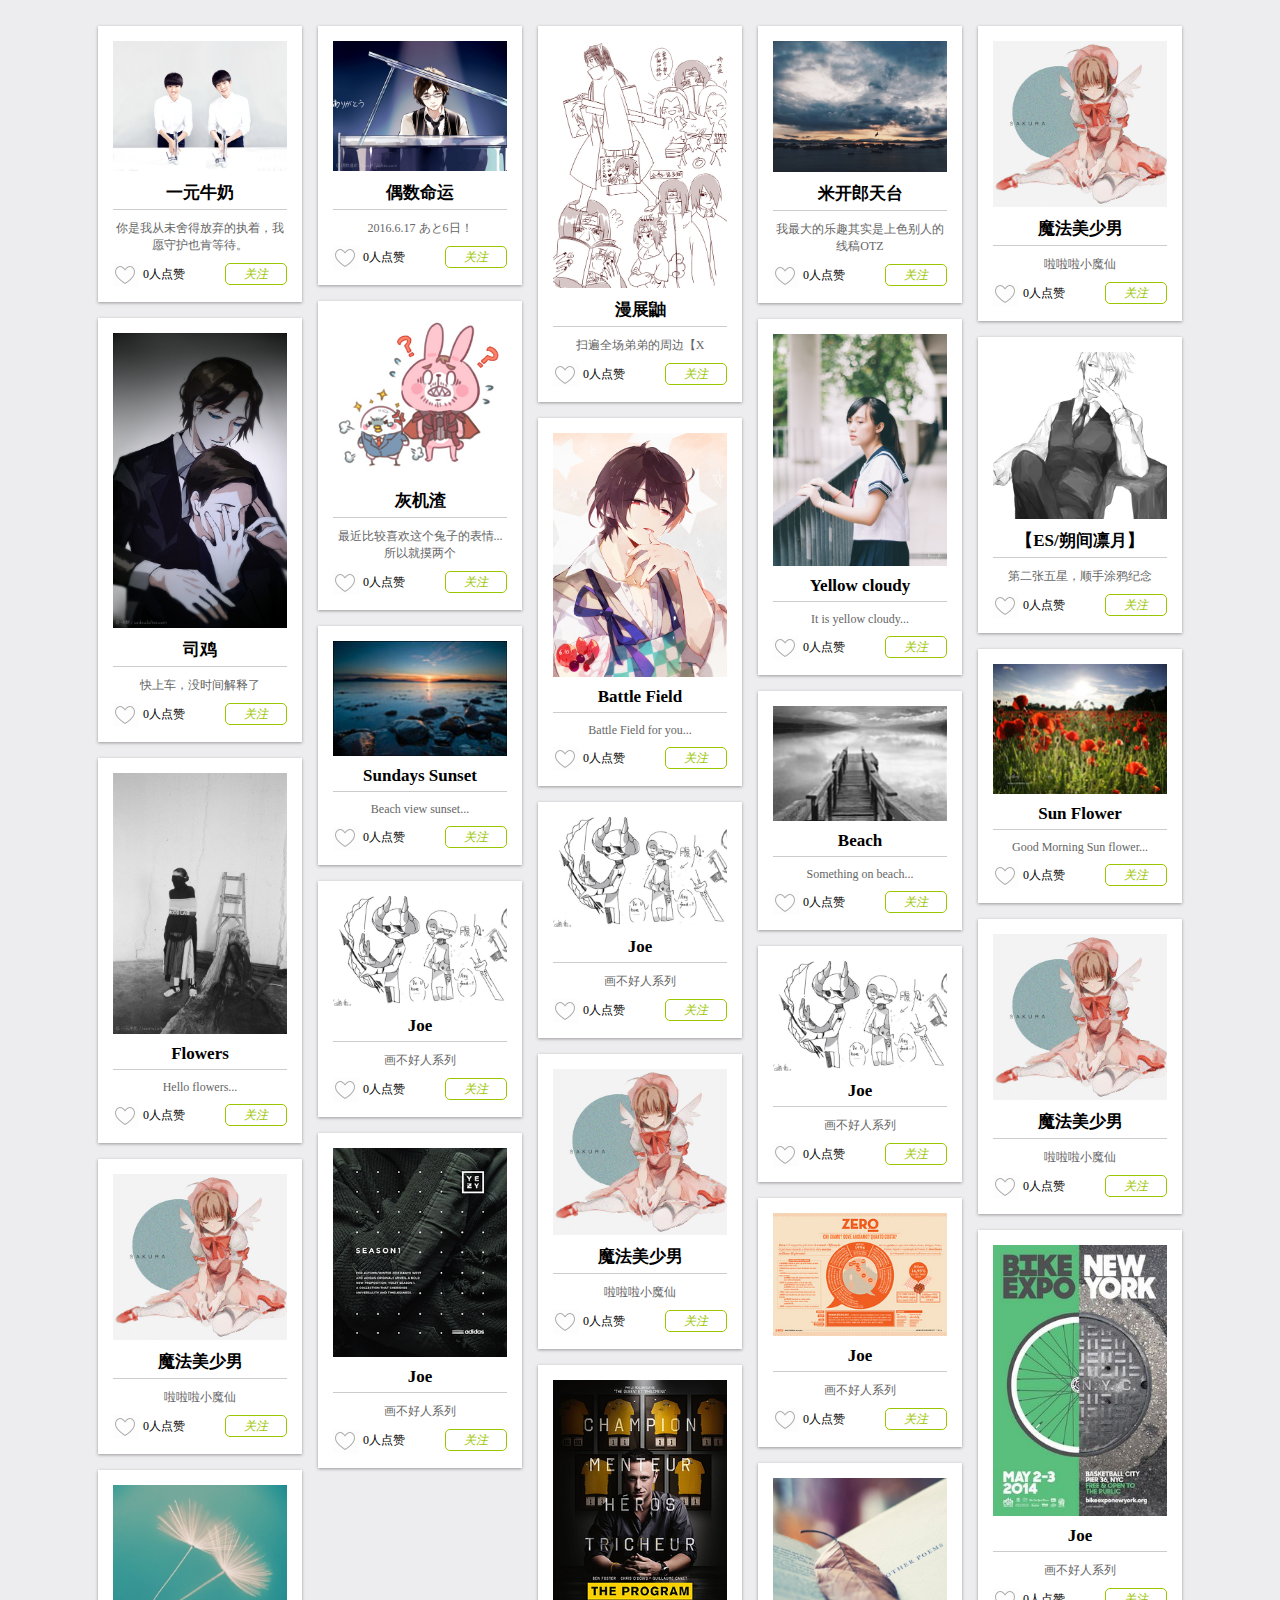
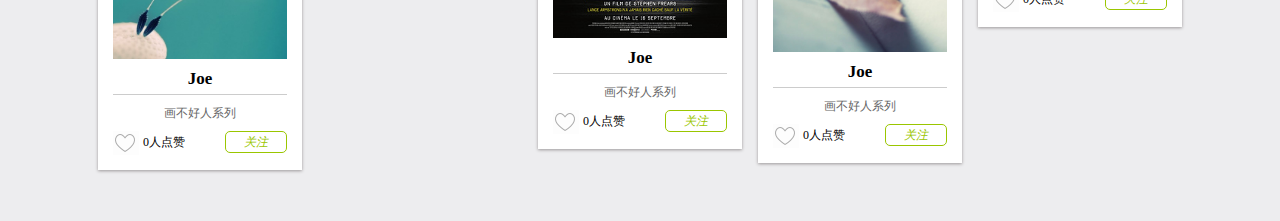
<file: waterfall/index.html>
<!DOCTYPE html>
<html>
<head>
    <meta charset="UTF-8">
    <title>ZHIDAO(知道)</title>
    <link rel='stylesheet' href='./css/viewimg.css' media='screen' />
    <link rel='stylesheet' href='css/base.css' media='screen' />
    <script src="js/jquery-1.11.1.js"></script>
    <script src="js/blocksit.min.js"></script>
    <script src="js/viewImg.js"></script>
</head>
<body>

<section id="wrapper">
    <div id="container">
        <div class="grid">
            <div class="imgholder"> <img src="img/img1.jpg" /> </div>
            <strong>一元牛奶</strong>
            <p>你是我从未舍得放弃的执着，我愿守护也肯等待。</p>
            <a class="like" href="###"><img src="img/like.PNG" alt=""/></a>
            <div class="good"><span>0</span>人点赞<p></p></div>
            <div class="meta">关注</div>
        </div>
        <div class="grid">
            <div class="imgholder"> <img src="img/img2.jpg" /> </div>
            <strong>偶数命运</strong>
            <p>2016.6.17 あと6日！ </p>
            <a class="like" href="###"><img src="img/like.PNG" alt=""/></a>
            <div class="good"><span>0</span>人点赞<p></p></div>
            <div class="meta">关注</div>
        </div>
        <div class="grid">
            <div class="imgholder"> <img src="img/img3.jpg" /> </div>
            <strong>漫展鼬</strong>
            <p>扫遍全场弟弟的周边【X</p>
            <a class="like" href="###"><img src="img/like.PNG" alt=""/></a>
            <div class="good"><span>0</span>人点赞<p></p></div>
            <div class="meta">关注</div>
        </div>
        <div class="grid">
            <div class="imgholder"> <img src="img/img4.jpg" /> </div>
            <strong>米开郎天台</strong>
            <p>我最大的乐趣其实是上色别人的线稿OTZ</p>
            <a class="like" href="###"><img src="img/like.PNG" alt=""/></a>
            <div class="good"><span>0</span>人点赞<p></p></div>
            <div class="meta">关注</div>
        </div>
        <div class="grid">
            <div class="imgholder"> <img src="img/img5.jpg" /> </div>
            <strong>魔法美少男</strong>
            <p>啦啦啦小魔仙</p>
            <a class="like" href="###"><img src="img/like.PNG" alt=""/></a>
            <div class="good"><span>0</span>人点赞<p></p></div>
            <div class="meta">关注</div>
        </div>
        <div class="grid">
            <div class="imgholder"> <img src="img/img6.jpg" /> </div>
            <strong>灰机渣</strong>
            <p>最近比较喜欢这个兔子的表情...所以就摸两个</p>
            <a class="like" href="###"><img src="img/like.PNG" alt=""/></a>
            <div class="good"><span>0</span>人点赞<p></p></div>
            <div class="meta">关注</div>
        </div>
        <div class="grid">
            <div class="imgholder"> <img src="img/img7.jpg" /> </div>
            <strong>司鸡</strong>
            <p>快上车，没时间解释了</p>
            <a class="like" href="###"><img src="img/like.PNG" alt=""/></a>
            <div class="good"><span>0</span>人点赞<p></p></div>
            <div class="meta">关注</div>
        </div>
        <div class="grid">
            <div class="imgholder"> <img src="img/img8.jpg" /> </div>
            <strong>Yellow cloudy</strong>
            <p>It is yellow cloudy...</p>
            <a class="like" href="###"><img src="img/like.PNG" alt=""/></a>
            <div class="good"><span>0</span>人点赞<p></p></div>
            <div class="meta">关注</div>
        </div>
        <div class="grid">
            <div class="imgholder"> <img src="img/img9.jpg" /> </div>
            <strong>【ES/朔间凛月】</strong>
            <p>第二张五星，顺手涂鸦纪念</p>
            <a class="like" href="###"><img src="img/like.PNG" alt=""/></a>
            <div class="good"><span>0</span>人点赞<p></p></div>
            <div class="meta">关注</div>
        </div>
        <div class="grid">
            <div class="imgholder"> <img src="img/img10.jpg" /> </div>
            <strong>Battle Field</strong>
            <p>Battle Field for you...</p>
            <a class="like" href="###"><img src="img/like.PNG" alt=""/></a>
            <div class="good"><span>0</span>人点赞<p></p></div>
            <div class="meta">关注</div>
        </div>
        <div class="grid">
            <div class="imgholder"> <img src="img/img11.jpg" /> </div>
            <strong>Sundays Sunset</strong>
            <p>Beach view sunset...</p>
            <a class="like" href="###"><img src="img/like.PNG" alt=""/></a>
            <div class="good"><span>0</span>人点赞<p></p></div>
            <div class="meta">关注</div>
        </div>
        <div class="grid">
            <div class="imgholder"> <img src="img/img12.jpg" /> </div>
            <strong>Sun Flower</strong>
            <p>Good Morning Sun flower...</p>
            <a class="like" href="###"><img src="img/like.PNG" alt=""/></a>
            <div class="good"><span>0</span>人点赞<p></p></div>
            <div class="meta">关注</div>
        </div>
        <div class="grid">
            <div class="imgholder"> <img src="img/img13.jpg" /> </div>
            <strong>Beach</strong>
            <p>Something on beach...</p>
            <a class="like" href="###"><img src="img/like.PNG" alt=""/></a>
            <div class="good"><span>0</span>人点赞<p></p></div>
            <div class="meta">关注</div>
        </div>
        <div class="grid">
            <div class="imgholder"> <img src="img/img14.jpg" /> </div>
            <strong>Flowers</strong>
            <p>Hello flowers...</p>
            <a class="like" href="###"><img src="img/like.PNG" alt=""/></a>
            <div class="good"><span>0</span>人点赞<p></p></div>
            <div class="meta">关注</div>
        </div>
        <div class="grid">
            <div class="imgholder"> <img src="img/img15.jpg" /> </div>
            <strong>Joe</strong>
            <p>画不好人系列</p>
            <a class="like" href="###"><img src="img/like.PNG" alt=""/></a>
            <div class="good"><span>0</span>人点赞<p></p></div>
            <div class="meta">关注</div>
        </div>
        <div class="grid">
            <div class="imgholder"> <img src="img/img15.jpg" /> </div>
            <strong>Joe</strong>
            <p>画不好人系列</p>
            <a class="like" href="###"><img src="img/like.PNG" alt=""/></a>
            <div class="good"><span>0</span>人点赞<p></p></div>
            <div class="meta">关注</div>
        </div>
        <div class="grid">
            <div class="imgholder"> <img src="img/img5.jpg" /> </div>
            <strong>魔法美少男</strong>
            <p>啦啦啦小魔仙</p>
            <a class="like" href="###"><img src="img/like.PNG" alt=""/></a>
            <div class="good"><span>0</span>人点赞<p></p></div>
            <div class="meta">关注</div>
        </div>
        <div class="grid">
            <div class="imgholder"> <img src="img/img15.jpg" /> </div>
            <strong>Joe</strong>
            <p>画不好人系列</p>
            <a class="like" href="###"><img src="img/like.PNG" alt=""/></a>
            <div class="good"><span>0</span>人点赞<p></p></div>
            <div class="meta">关注</div>
        </div>
        <div class="grid">
            <div class="imgholder"> <img src="img/img5.jpg" /> </div>
            <strong>魔法美少男</strong>
            <p>啦啦啦小魔仙</p>
            <a class="like" href="###"><img src="img/like.PNG" alt=""/></a>
            <div class="good"><span>0</span>人点赞<p></p></div>
            <div class="meta">关注</div>
        </div>
        <div class="grid">
            <div class="imgholder"> <img src="img/img16.jpg" /> </div>
            <strong>Joe</strong>
            <p>画不好人系列</p>
            <a class="like" href="###"><img src="img/like.PNG" alt=""/></a>
            <div class="good"><span>0</span>人点赞<p></p></div>
            <div class="meta">关注</div>
        </div>
        <div class="grid">
            <div class="imgholder"> <img src="img/img5.jpg" /> </div>
            <strong>魔法美少男</strong>
            <p>啦啦啦小魔仙</p>
            <a class="like" href="###"><img src="img/like.PNG" alt=""/></a>
            <div class="good"><span>0</span>人点赞<p></p></div>
            <div class="meta">关注</div>
        </div>
        <div class="grid">
            <div class="imgholder"> <img src="img/img17.jpg" /> </div>
            <strong>Joe</strong>
            <p>画不好人系列</p>
            <a class="like" href="###"><img src="img/like.PNG" alt=""/></a>
            <div class="good"><span>0</span>人点赞<p></p></div>
            <div class="meta">关注</div>
        </div>
        <div class="grid">
            <div class="imgholder"> <img src="img/img18.jpg" /> </div>
            <strong>Joe</strong>
            <p>画不好人系列</p>
            <a class="like" href="###"><img src="img/like.PNG" alt=""/></a>
            <div class="good"><span>0</span>人点赞<p></p></div>
            <div class="meta">关注</div>
        </div>
        <div class="grid">
            <div class="imgholder"> <img src="img/img19.jpg" /> </div>
            <strong>Joe</strong>
            <p>画不好人系列</p>
            <a class="like" href="###"><img src="img/like.PNG" alt=""/></a>
            <div class="good"><span>0</span>人点赞<p></p></div>
            <div class="meta">关注</div>
        </div>
        <div class="grid">
            <div class="imgholder"> <img src="img/img20.jpg" /> </div>
            <strong>Joe</strong>
            <p>画不好人系列</p>
            <a class="like" href="###"><img src="img/like.PNG" alt=""/></a>
            <div class="good"><span>0</span>人点赞<p></p></div>
            <div class="meta">关注</div>
        </div>
        <div class="grid">
            <div class="imgholder"> <img src="img/img22.jpg" /> </div>
            <strong>Joe</strong>
            <p>画不好人系列</p>
            <a class="like" href="###"><img src="img/like.PNG" alt=""/></a>
            <div class="good"><span>0</span>人点赞<p></p></div>
            <div class="meta">关注</div>
        </div>
        
        
    </div>

</section>
</body>
</html>
</file>
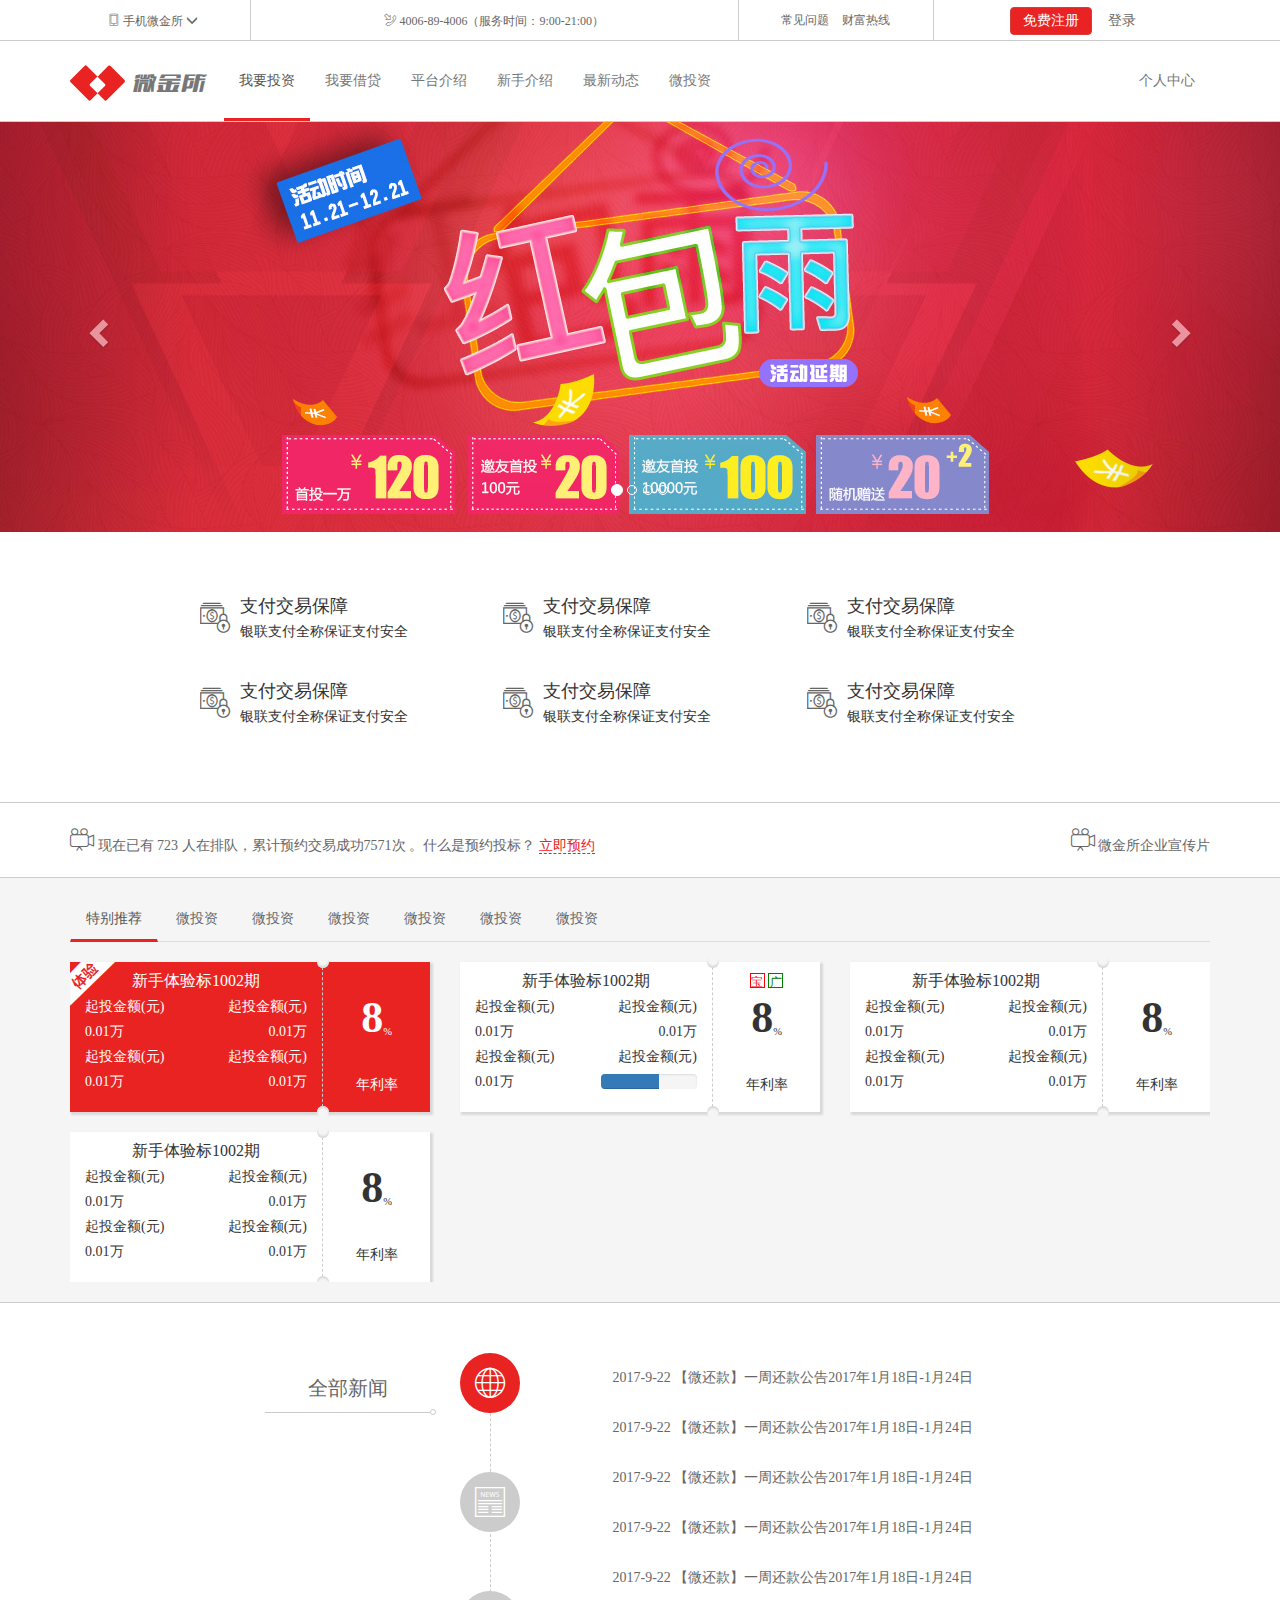
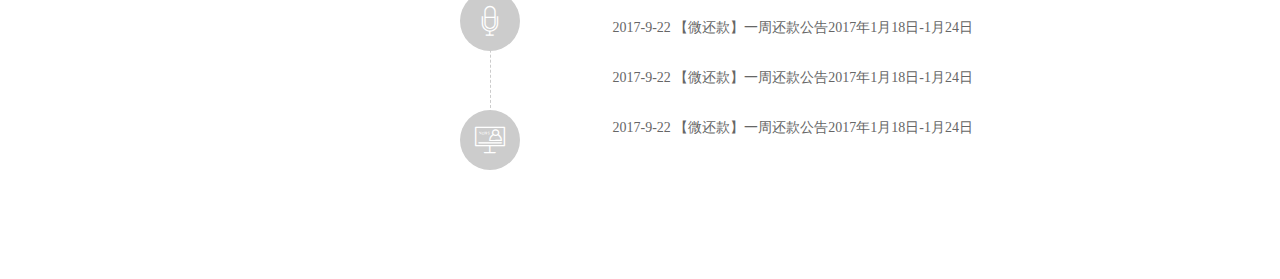
<file: wjs/index.html>
<!DOCTYPE html>
<html lang="en">
<head>
    <meta charset="UTF-8">
    <title>wjs_广州</title>
    <meta name="viewport"
          content="width=device-width, user-scalable=no, initial-scale=1.0, maximum-scale=1.0, minimum-scale=1.0">
    <link rel="stylesheet" href="./lib/bootstrap/css/bootstrap.css">

    <link rel="stylesheet" href="./css/index.css">

    <!--[if lt IE 9]>
    <script src="./lib/html5shiv/html5shiv.min.js"></script>
    <script src="./lib/respond/respond.js"></script>
    <![endif]-->

</head>
<body>
    <!-- 顶部导航  topBar-->
    <div class="wjs_header hidden-sm  hidden-xs ">
        <div class="container">
            <div class="row">
                <div class="col-md-2">
                    <a href="#" class="myapp_img">
                        <span class="my_icon my_icon_phone"></span>
                        <span>手机微金所</span>
                        <span class="glyphicon glyphicon-menu-down"></span>
                        <img src="./images/code.jpg" alt="">
                    </a>
                </div>
                <div class="col-md-5">
                    <span class="my_icon my_icon_tel"></span>
                    <span>4006-89-4006（服务时间：9:00-21:00）</span>
                </div>
                <div class="col-md-2">
                    <a href="#">常见问题</a>
                    <a href="#" class="ml_10">财富热线</a>
                </div>
                <div class="col-md-3">
                    <a class="btn btn-danger btn_register">免费注册</a>
                    <a class="btn btn-link btn_login">登录</a>
                </div>
            </div>
        </div>
    </div>
    <!-- 商标导航  nav-->
    <div class="navbar wjs_nav">
        <div class="container">
            <div class="navbar-header">
                <button type="button" class="navbar-toggle collapsed" data-toggle="collapse" data-target="#bs-example-navbar-collapse-1" aria-expanded="false">
                    <span class="sr-only">Toggle navigation</span>
                    <span class="icon-bar"></span>
                    <span class="icon-bar"></span>
                    <span class="icon-bar"></span>
                </button>

                <a class="navbar-brand" href="#">
                    <span class="my_icon my_icon_logo"></span>
                    <span class="my_icon my_icon_word"></span>
                </a>
            </div>

            <div class="collapse navbar-collapse" id="bs-example-navbar-collapse-1">
                <ul class="nav navbar-nav">
                    <li class="active"><a href="#">我要投资 </a></li>
                    <li><a href="#">我要借贷</a></li>
                    <li><a href="#">平台介绍 </a></li>
                    <li><a href="#">新手介绍</a></li>
                    <li><a href="#">最新动态</a></li>
                    <li><a href="#">微投资</a></li>
                </ul>
                <ul class="nav navbar-nav navbar-right hidden-sm ">
                    <li><a href="#">个人中心</a></li>
                </ul>

            </div>
        </div>
    </div>
    <!--轮播图    banner-->
    <div class="wjs_banner">

        <div id="carousel-example-generic" class="carousel slide" data-ride="carousel">
            <!-- Indicators -->
            <ol class="carousel-indicators">
                <li data-target="#carousel-example-generic" data-slide-to="0" class="active"></li>
                <li data-target="#carousel-example-generic" data-slide-to="1"></li>
                <li data-target="#carousel-example-generic" data-slide-to="2"></li>
                <li data-target="#carousel-example-generic" data-slide-to="3"></li>
            </ol>

            <!-- Wrapper for slides -->
            <div class="carousel-inner" role="listbox">
                <div class="item active">
                    <a href="#" class="pcImg hidden-xs" style="background-image:url('./images/slide_01_2000x410.jpg')"></a>
                    <a href="#" class="mbImg hidden-lg hidden-md hidden-sm">
                        <img src="./images/slide_01_640x340.jpg" alt="">
                    </a>
                </div>

                <div class="item">
                    <a href="#" class="pcImg hidden-xs" style="background-image:url('./images/slide_02_2000x410.jpg')"></a>

                    <a href="#" class="mbImg hidden-lg hidden-md hidden-sm">
                        <img src="./images/slide_02_640x340.jpg" alt="">
                    </a>
                </div>
                <div class="item">
                    <a href="#" class="pcImg hidden-xs" style="background-image:url('./images/slide_03_2000x410.jpg')"></a>

                    <a href="#" class="mbImg hidden-lg hidden-md hidden-sm">
                        <img src="./images/slide_03_640x340.jpg" alt="">
                    </a>
                </div>
                <div class="item">
                    <a href="#" class="pcImg hidden-xs" style="background-image:url('./images/slide_04_2000x410.jpg')"></a>

                    <a href="#" class="mbImg hidden-lg hidden-md hidden-sm">
                        <img src="./images/slide_04_640x340.jpg" alt="">
                    </a>
                </div>

            </div>

            <!-- Controls -->
            <a class="left carousel-control" href="#carousel-example-generic" role="button" data-slide="prev">
                <span class="glyphicon glyphicon-chevron-left" aria-hidden="true"></span>
                <span class="sr-only">Previous</span>
            </a>
            <a class="right carousel-control" href="#carousel-example-generic" role="button" data-slide="next">
                <span class="glyphicon glyphicon-chevron-right" aria-hidden="true"></span>
                <span class="sr-only">Next</span>
            </a>
        </div>
    </div>

    <!--信息      info-->
    <div class="wjs_info  hidden-xs">
        <div class="container">
            <div class="row">

                <div class="col-md-4 col-sm-6">
                    <div class="media">
                        <div class="media-left">
                            <a href="#" class="my_icon my_icon_E903"></a>
                        </div>
                        <div class="media-body">
                            <h4 class="media-heading">支付交易保障</h4>
                            <p>银联支付全称保证支付安全</p>
                        </div>
                    </div>
                </div>
                <div class="col-md-4 col-sm-6">
                    <div class="media">
                        <div class="media-left">
                            <a href="#" class="my_icon my_icon_E903"></a>
                        </div>
                        <div class="media-body">
                            <h4 class="media-heading">支付交易保障</h4>
                            <p>银联支付全称保证支付安全</p>
                        </div>
                    </div>
                </div>
                <div class="col-md-4 col-sm-6">

                    <div class="media">
                        <div class="media-left">
                            <a href="#" class="my_icon my_icon_E903"></a>
                        </div>
                        <div class="media-body">
                            <h4 class="media-heading">支付交易保障</h4>
                            <p>银联支付全称保证支付安全</p>
                        </div>
                    </div>
                </div>

                <div class="col-md-4 col-sm-6">
                    <div class="media">
                        <div class="media-left">
                            <a href="#" class="my_icon my_icon_E903"></a>
                        </div>
                        <div class="media-body">
                            <h4 class="media-heading">支付交易保障</h4>
                            <p>银联支付全称保证支付安全</p>
                        </div>
                    </div>
                </div>
                <div class="col-md-4 col-sm-6">

                    <div class="media">
                        <div class="media-left">
                            <a href="#" class="my_icon my_icon_E903"></a>
                        </div>
                        <div class="media-body">
                            <h4 class="media-heading">支付交易保障</h4>
                            <p>银联支付全称保证支付安全</p>
                        </div>
                    </div>
                </div>
                <div class="col-md-4 col-sm-6">
                    <div class="media">
                        <div class="media-left">
                            <a href="#" class="my_icon my_icon_E903"></a>
                        </div>
                        <div class="media-body">
                            <h4 class="media-heading">支付交易保障</h4>
                            <p>银联支付全称保证支付安全</p>
                        </div>
                    </div>

                </div>

            </div>
        </div>

    </div>
    <!--预约      book -->
    <div class="wjs_book">

        <div class="container">
            <div class="pull-left">
                <span class="my_icon my_icon_E905"></span>
                <span> 现在已有 723 人在排队，累计预约交易成功7571次 。什么是预约投标？</span>
                <a href="#" class="book_link">立即预约</a>
            </div>
            <div class="pull-right hidden-xs">
                <span class="my_icon my_icon_E905"></span>
                <span>微金所企业宣传片</span>
            </div>
        </div>

    </div>
    <!--产品      product-->
    <div class="wjs_product">
            <div class="container">

                <div class="wjs_product_box">
                    <!-- Nav tabs -->
                    <ul class="nav wjs_product_tabs" role="tablist">
                        <li role="presentation" class="active"><a href="#wjs_product_tabs_01" aria-controls="home" role="tab" data-toggle="tab">特别推荐</a></li>
                        <li role="presentation"><a href="#wjs_product_tabs_02" aria-controls="profile" role="tab" data-toggle="tab">微投资</a></li>
                        <li role="presentation"><a href="#wjs_product_tabs_03" aria-controls="messages" role="tab" data-toggle="tab">微投资</a></li>
                        <li role="presentation"><a href="#wjs_product_tabs_04" aria-controls="settings" role="tab" data-toggle="tab">微投资</a></li>
                        <li role="presentation"><a href="#wjs_product_tabs_05" aria-controls="settings" role="tab" data-toggle="tab">微投资</a></li>
                        <li role="presentation"><a href="#wjs_product_tabs_06" aria-controls="settings" role="tab" data-toggle="tab">微投资</a></li>
                        <li role="presentation"><a href="#wjs_product_tabs_07" aria-controls="settings" role="tab" data-toggle="tab">微投资</a></li>
                    </ul>

                    <!-- Tab panes -->
                    <div class="tab-content">
                        <div role="tabpanel" class="tab-pane active" id="wjs_product_tabs_01">
                            <div class="row">

                                    <div class="col-md-4 col-sm-6 col-xs-12 ">
                                        <a href="#" class="product_box exp">
                                            <span class="my_icon my_icon_tips"></span>
                                            <div class="product-right">
                                                <p><b>8</b><sub>%</sub></p>
                                                <p>年利率</p>
                                            </div>
                                            <div class="product-left">
                                                    <h3>新手体验标1002期</h3>
                                                    <div class="col-xs-6 text-left">
                                                        <p>起投金额(元)</p>
                                                        <p>0.01万</p>
                                                    </div>
                                                    <div class="col-xs-6 text-right">
                                                        <p>起投金额(元)</p>
                                                        <p>0.01万</p>
                                                    </div>
                                                    <div class="col-xs-6 text-left">
                                                        <p>起投金额(元)</p>
                                                        <p>0.01万</p>
                                                    </div>
                                                    <div class="col-xs-6 text-right">
                                                        <p>起投金额(元)</p>
                                                        <p>0.01万</p>
                                                    </div>
                                                </div>


                                        </a>
                                    </div>
                                    <div class="col-md-4 col-sm-6 col-xs-12 ">
                                        <a href="#" class="product_box">

                                            <div class="product-right">
                                                <div class="title">
    <span class="red" data-toggle="tooltip" data-placement="top" title="提示1" >宝</span>
    <span class="green" data-toggle="tooltip" data-placement="top" title="提示2">广</span>
                                                </div>
                                                <p><b>8</b><sub>%</sub></p>
                                                <p>年利率</p>
                                            </div>
                                            <div class="product-left">
                                                <h3>新手体验标1002期</h3>
                                                <div class="col-xs-6 text-left">
                                                    <p>起投金额(元)</p>
                                                    <p>0.01万</p>
                                                </div>
                                                <div class="col-xs-6 text-right">
                                                    <p>起投金额(元)</p>
                                                    <p>0.01万</p>
                                                </div>
                                                <div class="col-xs-6 text-left">
                                                    <p>起投金额(元)</p>
                                                    <p>0.01万</p>
                                                </div>
                                                <div class="col-xs-6 text-right">
                                                    <p>起投金额(元)</p>
                                                    <div class="progress">
                                                        <div class="progress-bar" role="progressbar" aria-valuenow="60" aria-valuemin="0" aria-valuemax="100" style="width: 60%;">
                                                            <span class="sr-only">60% Complete</span>
                                                        </div>
                                                    </div>
                                                </div>
                                            </div>

                                        </a>
                                    </div>
                                    <div class="col-md-4 col-sm-6 col-xs-12 ">
                                        <a href="#" class="product_box">

                                            <div class="product-right">
                                                <p><b>8</b><sub>%</sub></p>
                                                <p>年利率</p>
                                            </div>
                                            <div class="product-left">
                                                <h3>新手体验标1002期</h3>
                                                <div class="col-xs-6 text-left">
                                                    <p>起投金额(元)</p>
                                                    <p>0.01万</p>
                                                </div>
                                                <div class="col-xs-6 text-right">
                                                    <p>起投金额(元)</p>
                                                    <p>0.01万</p>
                                                </div>
                                                <div class="col-xs-6 text-left">
                                                    <p>起投金额(元)</p>
                                                    <p>0.01万</p>
                                                </div>
                                                <div class="col-xs-6 text-right">
                                                    <p>起投金额(元)</p>
                                                    <p>0.01万</p>
                                                </div>
                                            </div>

                                        </a>
                                    </div>
                                    <div class="col-md-4 col-sm-6 col-xs-12 ">
                                        <a href="#" class="product_box">

                                            <div class="product-right">
                                                <p><b>8</b><sub>%</sub></p>
                                                <p>年利率</p>
                                            </div>
                                            <div class="product-left">
                                                <h3>新手体验标1002期</h3>
                                                <div class="col-xs-6 text-left">
                                                    <p>起投金额(元)</p>
                                                    <p>0.01万</p>
                                                </div>
                                                <div class="col-xs-6 text-right">
                                                    <p>起投金额(元)</p>
                                                    <p>0.01万</p>
                                                </div>
                                                <div class="col-xs-6 text-left">
                                                    <p>起投金额(元)</p>
                                                    <p>0.01万</p>
                                                </div>
                                                <div class="col-xs-6 text-right">
                                                    <p>起投金额(元)</p>
                                                    <p>0.01万</p>
                                                </div>
                                            </div>

                                        </a>
                                    </div>

                            </div>
                        </div>
                        <div role="tabpanel" class="tab-pane" id="wjs_product_tabs_02">page2</div>
                        <div role="tabpanel" class="tab-pane" id="wjs_product_tabs_03">page3</div>
                        <div role="tabpanel" class="tab-pane" id="wjs_product_tabs_04">page4</div>
                        <div role="tabpanel" class="tab-pane" id="wjs_product_tabs_05">page5</div>
                        <div role="tabpanel" class="tab-pane" id="wjs_product_tabs_06">page6</div>
                        <div role="tabpanel" class="tab-pane" id="wjs_product_tabs_07">page7</div>
                    </div>
                </div>
            </div>
    </div>
    <!--新闻      news -->
    <div class="wjs_news">
        <div class="container">
            <div class="row">
                    <div class="col-md-2 col-md-offset-2">
                        <h4 class="txt">全部新闻</h4>
                    </div>
                    <div class="col-md-1">

                            <!-- Nav tabs -->
                            <ul class="nav wjs_new_tabs" role="tablist">
                                <li role="presentation" class="active"><a href="#news_tabs01" aria-controls="home" role="tab" data-toggle="tab">
                                    <span class="my_icon my_icon_new01"></span>
                                </a></li>
                                <li role="presentation"><a href="#news_tabs02" aria-controls="profile" role="tab" data-toggle="tab">
                                    <span class="my_icon my_icon_new02"></span>
                                </a></li>
                                <li role="presentation"><a href="#news_tabs03" aria-controls="messages" role="tab" data-toggle="tab">
                                    <span class="my_icon my_icon_new03"></span>
                                </a></li>
                                <li role="presentation"><a href="#news_tabs04" aria-controls="settings" role="tab" data-toggle="tab">
                                    <span class="my_icon my_icon_new04"></span>
                                </a></li>
                            </ul>


                    </div>
                    <div class="col-md-7">
                        <!-- Tab panes -->
                        <div class="tab-content">
                            <div role="tabpanel" class="tab-pane active" id="news_tabs01">
                                <ul>
                                    <li><a href="#"><span class="hidden-xs">2017-9-22</span> 【微还款】一周还款公告2017年1月18日-1月24日</a></li>
                                    <li><a href="#"><span class="hidden-xs">2017-9-22</span> 【微还款】一周还款公告2017年1月18日-1月24日</a></li>
                                    <li><a href="#"><span class="hidden-xs">2017-9-22</span> 【微还款】一周还款公告2017年1月18日-1月24日</a></li>
                                    <li><a href="#"><span class="hidden-xs">2017-9-22</span> 【微还款】一周还款公告2017年1月18日-1月24日</a></li>
                                    <li><a href="#"><span class="hidden-xs">2017-9-22</span> 【微还款】一周还款公告2017年1月18日-1月24日</a></li>
                                    <li><a href="#"><span class="hidden-xs">2017-9-22</span> 【微还款】一周还款公告2017年1月18日-1月24日</a></li>
                                    <li><a href="#"><span class="hidden-xs">2017-9-22</span> 【微还款】一周还款公告2017年1月18日-1月24日</a></li>
                                    <li><a href="#"><span class="hidden-xs">2017-9-22</span> 【微还款】一周还款公告2017年1月18日-1月24日</a></li>
                                </ul>
                            </div>
                            <div role="tabpanel" class="tab-pane" id="news_tabs02">
                                <ul>
                                    <li><a href="#"><span class="hidden-xs">2017-9-22</span> 专家称央行加息条件还不成熟 货币政策仍将以稳为主</a></li>
                                    <li><a href="#"><span class="hidden-xs">2017-9-22</span> 女首富发债近90%股东不买账 券商哭了怕发行失败</a></li>
                                    <li><a href="#"><span class="hidden-xs">2017-9-22</span> 比特币做空工具将正式推出继续看涨的投资客要小心</a></li>
                                    <li><a href="#"><span class="hidden-xs">2017-9-22</span> 内地资金大买汇丰控股 中国平安：是我干的</a></li>
                                    <li><a href="#"><span class="hidden-xs">2017-9-22</span> 山西前首富荒废“祖业”玩资本 名下主要公司停摆</a></li>
                                    <li><a href="#"><span class="hidden-xs">2017-9-22</span> 专家称央行加息条件还不成熟 货币政策仍将以稳为主</a></li>
                                    <li><a href="#"><span class="hidden-xs">2017-9-22</span> 比特币做空工具将正式推出继续看涨的投资客要小心</a></li>
                                </ul>
                            </div>
                            <div role="tabpanel" class="tab-pane" id="news_tabs03">
                                <ul>
                                    <li><a href="#"><span class="hidden-xs">2017-9-22</span> 【微还款】一周还款公告2017年1月18日-1月24日</a></li>
                                    <li><a href="#"><span class="hidden-xs">2017-9-22</span> 【微还款】一周还款公告2017年1月18日-1月24日</a></li>
                                    <li><a href="#"><span class="hidden-xs">2017-9-22</span> 【微还款】一周还款公告2017年1月18日-1月24日</a></li>
                                    <li><a href="#"><span class="hidden-xs">2017-9-22</span> 【微还款】一周还款公告2017年1月18日-1月24日</a></li>
                                    <li><a href="#"><span class="hidden-xs">2017-9-22</span> 【微还款】一周还款公告2017年1月18日-1月24日</a></li>
                                    <li><a href="#"><span class="hidden-xs">2017-9-22</span> 【微还款】一周还款公告2017年1月18日-1月24日</a></li>
                                    <li><a href="#"><span class="hidden-xs">2017-9-22</span> 【微还款】一周还款公告2017年1月18日-1月24日</a></li>
                                    <li><a href="#"><span class="hidden-xs">2017-9-22</span> 【微还款】一周还款公告2017年1月18日-1月24日</a></li>
                                </ul>
                            </div>
                            <div role="tabpanel" class="tab-pane" id="news_tabs04">
                                <ul>
                                    <li><a href="#"><span class="hidden-xs">2017-9-22</span> 专家称央行加息条件还不成熟 货币政策仍将以稳为主</a></li>
                                    <li><a href="#"><span class="hidden-xs">2017-9-22</span> 女首富发债近90%股东不买账 券商哭了怕发行失败</a></li>
                                    <li><a href="#"><span class="hidden-xs">2017-9-22</span> 比特币做空工具将正式推出继续看涨的投资客要小心</a></li>
                                    <li><a href="#"><span class="hidden-xs">2017-9-22</span> 内地资金大买汇丰控股 中国平安：是我干的</a></li>
                                    <li><a href="#"><span class="hidden-xs">2017-9-22</span> 山西前首富荒废“祖业”玩资本 名下主要公司停摆</a></li>
                                    <li><a href="#"><span class="hidden-xs">2017-9-22</span> 专家称央行加息条件还不成熟 货币政策仍将以稳为主</a></li>
                                    <li><a href="#"><span class="hidden-xs">2017-9-22</span> 比特币做空工具将正式推出继续看涨的投资客要小心</a></li>
                                    <li><a href="#"><span class="hidden-xs">2017-9-22</span> 内地资金大买汇丰控股 中国平安：是我干的</a></li>
                                    <li><a href="#"><span class="hidden-xs">2017-9-22</span> 内地资金大买汇丰控股 中国平安：是我干的</a></li>
                                </ul>
                            </div>
                        </div>
                    </div>


            </div>
        </div>
    </div>

    <!--合作伙伴  pantner -->

<script src="./lib/jquery/jquery.min.js"></script>
<script src="./lib/bootstrap/js/bootstrap.js"></script>
<script>

</script>
</body>
</html>
</file>
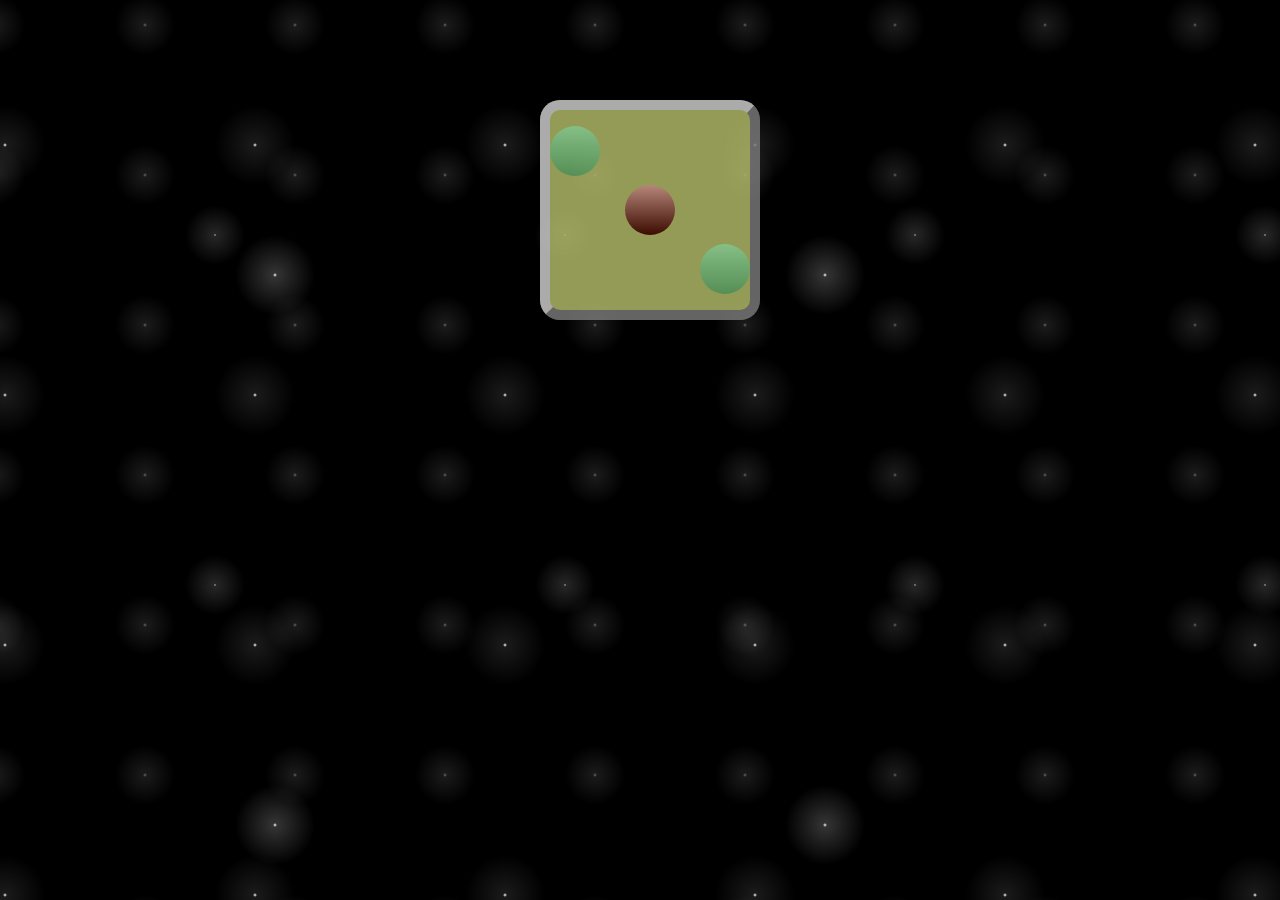
<file: animation.html>
<!DOCTYPE html>
<html lang="en">

<head>
    <meta charset="UTF-8">
    <meta name="viewport" content="width=device-width, initial-scale=1.0">
    <meta http-equiv="X-UA-Compatible" content="ie=edge">
    <title>骰子</title>
    <style>
       body{
           background-color:black;
            background-image:
            radial-gradient(white, rgba(255,255,255,.2) 2px, transparent 40px),
            radial-gradient(white, rgba(255,255,255,.15) 1px, transparent 30px),
            radial-gradient(white, rgba(255,255,255,.1) 2px, transparent 40px),
            radial-gradient(rgba(255,255,255,.4), rgba(255,255,255,.1) 2px, transparent 30px);
            background-size: 550px 550px, 350px 350px, 250px 250px, 150px 150px; 
            background-position: 0 0, 40px 60px, 130px 270px, 70px 100px;
       }
        .box {
            width: 200px;
            height: 200px;
            /* background: #ccc; */
            margin: 100px auto;
            position: relative;
            transform-style: preserve-3d;
            /* perspective: 1000px;    */
            animation: act 6s infinite linear; 
            /* transform: rotateY(-90deg) */
            
        }

        .box div {
            width: 200px;
            height: 200px;
            position: absolute;
            border-radius: 20px;
            border: outset 10px #ccc;
            display: flex;            
        }

        .font {
            background: lightgreen;
            transform: translateZ(100px);
            opacity: 0.6;
           justify-content: center;
           align-items: center;
        }

        .back {
            background: #f30;
            transform: translateZ(-100px);
            opacity: 0.6;
            justify-content: space-between;
        }

        .up {
            background: lightblue;
            transform: rotateX(90deg) translateZ(100px);
            opacity: 0.6;
            justify-content: space-between;
        }

        .down {
            background: gray;
            transform: rotateX(90deg) translateZ(-100px);
            opacity: 0.6;
            position: relative;
        }

        .left {
            background: yellow;
            transform: rotateY(90deg) translateZ(-100px);
            opacity: 0.6;
            position: relative;
            flex-wrap:wrap-reverse ;
            justify-content: space-between;
        }

        .right {
            background: blue;
            transform: rotateY(90deg) translateZ(100px);
            opacity: 0.6;
            position: relative;
            flex-wrap: wrap;
            justify-content: space-between;
            /* justify-content: center;
           align-items: center; */
        }

        @keyframes act {
            0% {
                transform: rotateX(0deg) rotateY(0deg) rotateZ(0deg);
            }
            100% {
                transform: rotateX(360deg) rotateY(360deg) rotateZ(360deg);
            }
        }
        .box p{
            width: 50px;
            height: 50px;
            border-radius: 50%;
        }
        .p1{
            background: linear-gradient(0deg,#000,#ccc);
            
        }
        .p2{
            background: #fff;
            background: linear-gradient(0deg,#000,#ccc);            
        }
        .p3{
            background: #fff;
            background: linear-gradient(0deg,#000,#ccc);            
            align-self: flex-end;
        }
        .p4{
            background: brown ;
            background: linear-gradient(0deg,#000,#ccc);
            
        }
        .p5{
            background: brown;
            background: linear-gradient(0deg,#000,#ccc);            
            align-self: center;
        }
        .p6{
            background: brown;
            background: linear-gradient(0deg,#000,#ccc);
            align-self: flex-end;
        }
        .p7{
            background: brown;
            background: linear-gradient(0deg,#000,#ccc);
            
        }
        .p8{
            background: brown;
            background: linear-gradient(0deg,#000,#ccc);
            position: absolute;
            top: 120px;    
        }
        .p9{
            background: brown;
            background: linear-gradient(0deg,#000,#ccc);
             position: absolute;
             left: 150px;
        }
        .p10{
            background: brown;
            background: linear-gradient(0deg,#000,#ccc);
             position: absolute;            
             left: 150px;
            top: 120px;    
        }
        .p11{
            background: #757777;
            background: linear-gradient(0deg,#000,red);
        }
        .p12{
            background: #757777;
            background: linear-gradient(0deg,#000,red);
            position: absolute;
            align-self: flex-end;   
            top: 0px;  
            left: 150px;       
        }
        .p13{
            background: #757777;
            background: linear-gradient(0deg,#000,red);
            position: absolute;
            align-self: center;
            top: 55px;
            left: 75px;
            
        }
        .p14{
            background: #757777;
            background: linear-gradient(0deg,#000,red);
        }
        .p15{
            background: #757777;
            background: linear-gradient(0deg,#000,red);
            align-self: flex-end;
            position: absolute;            
            
        }
        .p16{
            background: #A1856D;
            background: linear-gradient(0deg,#000,red);
        }
        .p17{
            background: #A1856D;
            background: linear-gradient(0deg,#000,red);
            position: absolute;
            left: 75px;
        }
        .p18{
            background: #A1856D;
            background: linear-gradient(0deg,#000,red);
            position: absolute;
            left: 150px;
        }
        .p19{
            background: #A1856D;
            background: linear-gradient(0deg,#000,red);
            position: absolute;
            left: 75px;
            top: 118px;
        }
        .p20{
            background: #A1856D;
            background: linear-gradient(0deg,#000,red);
            position: absolute;
            top: 118px;
        }
        .p21{
            background: #A1856D;
            background: linear-gradient(0deg,#000,red);
            align-self: flex-end;

        }
    </style>
</head>

<body>
    <div class="box">
        <div class="font">
            <p class="p1"></p>
        </div>
        <div class="back">
            <p class="p2"></p>
            <p class="p3"></p>
        </div>
        <div class="up">
            <p class="p4"></p>
            <p class="p5"></p>
            <p class="p6"></p>
        </div>
        <div class="down">
            <p class="p7"></p>
            <p class="p8"></p>
            <p class="p9"></p>
            <p class="p10"></p>
        </div>
        <div class="left">
            <p class="p11"></p>
            <p class="p12"></p>
            <p class="p13"></p>
            <p class="p14"></p>
            <p class="p15"></p>
        </div>
        <div class="right">
            <p class="p16"></p>
            <p class="p17"></p>
            <p class="p18"></p>
            <p class="p19"></p>
            <p class="p20"></p>
            <p class="p21"></p>
        </div>
    </div>
</body>

</html>
</file>
<file: waterfall/css/viewimg.css>
body {
  background-color: #ededef;
}
#wrapper{
	margin-top:10px;
	width:100%;
}
#wrapper{
	text-align:center;
}
#container{
	position:relative;
	width:1100px;
	margin:0 auto 25px;
	padding-bottom: 10px;
	
}
.grid{
	width:200px;
	min-height:100px;
	padding: 15px;
	background:#fff;
	margin:8px;
	font-size:12px;
	float:left;
	box-shadow: 0 1px 3px rgba(34,25,25,0.4);
	-moz-box-shadow: 0 1px 3px rgba(34,25,25,0.4);
	-webkit-box-shadow: 0 1px 3px rgba(34,25,25,0.4);
	transition: top 1s ease, left 1s ease;
	-webkit-transition: top 1s ease, left 1s ease;
	-moz-transition: top 1s ease, left 1s ease;
	-o-transition: top 1s ease, left 1s ease;
	-ms-transition: top 1s ease, left 1s ease;
}

.grid strong {
	border-bottom:1px solid #ccc;
	margin:10px 0;
	display:block;
	padding:0 0 5px;
	font-size:17px;
	position: relative;
}
.grid .like{
	float: left;
}
.grid p{
	margin-bottom: 9px;
}
.grid .meta{
	text-align:center;
	float: right;
	color:#9ac600;
	border: 1px solid #9ac600;
	line-height: 20px;
	height: 20px;
	width: 60px;
	font-style:italic;
	border-radius: 5px;
	font-family:"Microsoft YaHei";
	cursor: pointer;
}
.grid .removeView{
	background: #ccc;
	border:none;
	color: #0f0f0f;

}
.grid .good{
	position: absolute;
	bottom: 10px;
	left: 45px;
}
.grid .imgholder img{
	max-width:100%;
	background:#ccc;
	display:block;
}
@media screen and (max-width : 1240px) {
	body{
		overflow:auto;
	}
}
@media screen and (max-width : 900px) {
	#backlinks{
		float:none;
		clear:both;
	}
	#backlinks a{
		display:inline-block;
		padding-right:20px;
	}
	#wrapper{
		margin-top:10px;
	}
}
p,p a{font-size:12px;color:#666;}
</file>
<file: waterfall/css/base.css>
html, body, ul, li, ol, dl, dd, dt, p, h1, h2, h3, h4, h5, h6, form, fieldset, legend, img {
  margin: 0;
  padding: 0;
}

fieldset, img, input, button { 			/*fieldset组合表单中的相关元素*/
  border: none;
  padding: 0;
  margin: 0;
  outline-style: none;
}

ul, ol {
  list-style: none;				/*清除列表风格*/
}

input {
  padding-top: 0;
  padding-bottom: 0;
  font-family: "SimSun", "宋体";
}

select, input {
  vertical-align: middle;
}

select, input, textarea {
  font-size: 12px;
  margin: 0;
}

textarea {
  resize: none;
}

/*防止多行文本框拖动*/
img {
  border: 0;
  vertical-align: middle;
}

/*  去掉图片低测默认的3像素空白缝隙*/
table {
  border-collapse: collapse;			/*合并外边线*/
}

a{
  text-decoration: none;
}

.clearfix:before, .clearfix:after {
  content: "";
  display: table;
}

.clearfix:after {
  clear: both;
}

.clearfix {
  *zoom: 1; /*IE/7/6*/
}


h1, h2, h3, h4, h5, h6 {
  text-decoration: none;
  font-weight: normal;
  font-size: 100%;
}

s, i, em {
  font-style: normal;
  text-decoration: none;
}

.col-red {
  color: #C81623 !important;
}

/*公共类*/
.w {
  /*版心 提取 */
  width: 1210px;
  margin: 0 auto;
}

.fl {
  float: left
}

.fr {
  float: right
}

.al {
  text-align: left
}

.ac {
  text-align: center
}

.ar {
  text-align: right
}

.hide {
  display: none
}
</file>
<file: wjs/css/index.css>
/*  common  公共样式    */
body {
    font-family: "Microsoft YAHEI" ,SansSerif;
    font-size: 14px;
    color: #666;
}

a{
    color:#666;
}
a:hover{
    color:#666;
    text-decoration: none;
}

button {
    outline: none;
}
@font-face {
    font-family: wjs_icon;
    src: url('../font/MiFie-Web-Font.eot') format('embedded-opentype'),
    url('../font/MiFie-Web-Font.svg') format('svg'),
    url('../font/MiFie-Web-Font.ttf') format('truetype'),
    url('../font/MiFie-Web-Font.woff') format('woff');

}
.my_icon {
    font-family: wjs_icon;
}
.my_icon_tips:before{
    content: "\e915";
}
.my_icon_phone:before {
    content:"\e908"; /*字体编码*/
}

.my_icon_tel:before {
    content:"\e909";
}
.my_icon_logo:before {
    content: "\e920";
}
.my_icon_word:before {
    content: "\e93e";
}

.my_icon_E903::before{
    content: "\e903";
}
.my_icon_E906::before{
    content: "\e906";
}
.my_icon_E905::before{
    content: "\e905";
}
.my_icon_E907::before{
    content: "\e907";
}
.my_icon_E901::before{
    content: "\e901";
}
.my_icon_E900::before{
    content: "\e900";
}
.my_icon_E904::before{
    content: "\e904";
}
.my_icon_E902::before{
    content: "\e902";
}
.my_icon_E906::before{
    content: "\e906";
}
.my_icon_new01::before{
    content: "\e90e";
}
.my_icon_new02::before{
    content: "\e90f";
}
.my_icon_new03::before{
    content: "\e910";
}
.my_icon_new04::before{
    content: "\e911";
}
.my_icon_partner01::before{
    content:"\e946";
}
.my_icon_partner02::before{
    content: "\e92f";
}
.my_icon_partner03::before{
    content: "\e92e";
}
.my_icon_partner04::before{
    content: "\e92a";
}
.my_icon_partner05::before{
    content: "\e929";
}
.my_icon_partner06::before{
    content: "\e931";
}
.my_icon_partner07::before{
    content: "\e92c";
}
.my_icon_partner08::before{
    content: "\e92b";
}
.my_icon_partner09::before{
    content: "\e92d";
}














.ml_10{
    margin-left: 10px;
}




/*  model   功能模块样式*/

/*顶部导航 header*/
.wjs_header {
    font-size: 12px;
    color:#666;
    border-bottom: 1px solid #ccc;
}
/* .wjs_header .container{} */
/* .wjs_header .container > .row {} */
.wjs_header .container > .row div{
    height: 40px;
    line-height: 40px;
    text-align: center;
}
.wjs_header .container > .row >div+div {
    border-left: 1px solid #ccc;
}
.wjs_header .container >.row> div .myapp_img{
    display: block;
    position: relative;
}
.wjs_header .container >.row> div > .myapp_img img{
    display: none;
}
.wjs_header .container >.row> div > .myapp_img:hover img{
    display: block;
    position: absolute;
    top: 40px;
    left: 50%;
    margin-left: -60px;
    border: 1px solid #ccc;
    border-top:none;
    z-index: 1;
}
.btn_register{
    padding: 3px 12px;
    background: #e92323;
    color:#fff;
}
.btn_register:hover{
    padding: 3px 12px;
    background: #e92323;
    color:#fff;
    border: 1px solid #e92323;
}
.btn_login{
    color:#666;
}
.btn_login:hover{
    color:#666;
    text-decoration: none;
}

/*  导航条 css*/
.wjs_nav {
    background-color: #fff;
    border:0;
    border-bottom: 1px solid #ccc;
    border-radius: 0;
    margin-bottom: 0;
}
.wjs_nav  .container  .my_icon_logo {
    font-size: 55px;
    color:#e92322;
    vertical-align: middle;
}
.wjs_nav  .container  .my_icon_word {
    font-size: 30px;
    vertical-align: middle;
}
.wjs_nav .navbar-brand {
    color: #777;
    height: 80px;
    line-height: 50px;
}
.wjs_nav .navbar-brand:hover,
.wjs_nav .navbar-brand:focus {
    color: #5e5e5e;
    background-color: transparent;
}
.wjs_nav .navbar-text {
    color: #777;
}
.wjs_nav .navbar-nav > li > a {
    color: #777;
    height: 80px;
    line-height: 50px;
}
.wjs_nav .navbar-nav > li > a:hover,
.wjs_nav .navbar-nav > li > a:focus {
    color: #333;
    background-color: transparent;
    border-bottom: 3px solid #e92322;
}
.wjs_nav .navbar-nav > .active > a,
.wjs_nav .navbar-nav > .active > a:hover,
.wjs_nav .navbar-nav > .active > a:focus {
    color: #555;
    background-color: #fff;
    border-bottom: 3px solid #e92322;
}
.wjs_nav .navbar-nav > .disabled > a,
.wjs_nav .navbar-nav > .disabled > a:hover,
.wjs_nav .navbar-nav > .disabled > a:focus {
    color: #ccc;
    background-color: transparent;
}
.wjs_nav .navbar-toggle {
    border-color: #ddd;
    margin-top: 23px;
    margin-bottom: 23px;
}
.wjs_nav .navbar-toggle:hover,
.wjs_nav .navbar-toggle:focus {
    background-color: #ddd;
}
.wjs_nav .navbar-toggle .icon-bar {
    background-color: #888;
}
.wjs_nav .navbar-collapse,
.wjs_nav .navbar-form {
    border-color: #e7e7e7;
}
.wjs_nav .navbar-nav > .open > a,
.wjs_nav .navbar-nav > .open > a:hover,
.wjs_nav .navbar-nav > .open > a:focus {
    color: #555;
    background-color: #e7e7e7;
}
@media (max-width: 767px) {
    .wjs_nav .navbar-nav .open .dropdown-menu > li > a {
        color: #777;
    }
    .wjs_nav .navbar-nav .open .dropdown-menu > li > a:hover,
    .wjs_nav .navbar-nav .open .dropdown-menu > li > a:focus {
        color: #333;
        background-color: transparent;
    }
    .wjs_nav .navbar-nav .open .dropdown-menu > .active > a,
    .wjs_nav .navbar-nav .open .dropdown-menu > .active > a:hover,
    .wjs_nav .navbar-nav .open .dropdown-menu > .active > a:focus {
        color: #555;
        background-color: #e7e7e7;
    }
    .wjs_nav .navbar-nav .open .dropdown-menu > .disabled > a,
    .wjs_nav .navbar-nav .open .dropdown-menu > .disabled > a:hover,
    .wjs_nav .navbar-nav .open .dropdown-menu > .disabled > a:focus {
        color: #ccc;
        background-color: transparent;
    }
}
.wjs_nav .navbar-link {
    color: #777;
}
.wjs_nav .navbar-link:hover {
    color: #333;
}
.wjs_nav .btn-link {
    color: #777;
}
.wjs_nav .btn-link:hover,
.wjs_nav .btn-link:focus {
    color: #333;
}
.wjs_nav .btn-link[disabled]:hover,
fieldset[disabled] .wjs_nav .btn-link:hover,
.wjs_nav .btn-link[disabled]:focus,
fieldset[disabled] .wjs_nav .btn-link:focus {
    color: #ccc;
}


/*轮播图 css*/
/* .wjs_banner {} */
.wjs_banner .item .pcImg{
    width: 100%;
    display: block;
    height: 410px;
    background-repeat: no-repeat;
    background-position: center center;
}
.wjs_banner .item .mbImg{
    display: block;
    width: 100%;
}
.wjs_banner .item .mbImg img{
    width: 100%;
    height: auto;
}
/*信息  info css*/
.wjs_info {
    padding: 50px;
    border-bottom: 1px solid #ccc;
}
.wjs_info .container .row >div {
    padding: 15px;
    color:#333;
    cursor: pointer;
}
.wjs_info .container .row >div:hover{
    color:#e92322;
}
.wjs_info .container .row >div:hover  .my_icon{
    color:#e92322;
}
.wjs_info .container .row >div .my_icon {
    font-size: 30px;
}
/* 第一种  没and   */
/*@media  (min-width:1200px){
    .wjs_info > .container {
        width: 910px;
    }
}*/
/*第二种  有 and  */
@media screen and (min-width:1200px){
    .wjs_info > .container {
        width: 910px;
    }
}

/*预约   wjs_book */
.wjs_book {
    padding: 20px 0;
    border-bottom: 1px solid #ccc;
}

.wjs_book  .container .my_icon {
    font-size: 24px;
}
.wjs_book  .container .pull-left .book_link{
    color:#e92322;
    border-bottom: 1px dashed #e92322;
}


/* 产品  wjs_product*/
.wjs_product{
    padding: 20px 0 ;
    background-color:#f5f5f5;
    border-bottom: 1px solid #ccc;
}
.wjs_product .container .wjs_product_box {
    width: 100%;
    overflow: hidden;
}
.wjs_product_tabs {
    border-bottom: 1px solid #ddd;
}
.wjs_product_tabs > li {
    float: left;
    margin-bottom: -1px;
}
.wjs_product_tabs > li > a {
    margin-right: 2px;
    background-color:#f5f5f5;
    border: 1px solid transparent;
}
.wjs_product_tabs > li > a:hover {
    background-color: #f5f5f5;
    border: 1px solid transparent;
}
.wjs_product_tabs.nav > li.active > a,
.wjs_product_tabs.nav > li.active > a:hover,
.wjs_product_tabs.nav > li.active > a:focus {
    color: #555;
    cursor: default;
    background-color: #f5f5f5!important;
    border-bottom:3px solid #e92322;
}

.wjs_product_tabs.nav-justified {
    width: 100%;
    border-bottom: 0;
}
.wjs_product_tabs.nav-justified > li {
    float: none;
}
.wjs_product_tabs.nav-justified > li > a {
    margin-bottom: 5px;
    text-align: center;
}
.wjs_product_tabs.nav-justified > .dropdown .dropdown-menu {
    top: auto;
    left: auto;
}
@media (min-width: 768px) {
    .wjs_product_tabs.nav-justified > li {
        display: table-cell;
        width: 1%;
    }
    .wjs_product_tabs.nav-justified > li > a {
        margin-bottom: 0;
    }
}
.wjs_product_tabs.nav-justified > li > a {
    margin-right: 0;
    border-radius: 4px;
}
.wjs_product_tabs.nav-justified > .active > a,
.wjs_product_tabs.nav-justified > .active > a:hover,
.wjs_product_tabs.nav-justified > .active > a:focus {
    border: 1px solid #ddd;
}
@media (min-width: 768px) {
    .wjs_product_tabs.nav-justified > li > a {
        border-bottom: 1px solid #ddd;
        border-radius: 4px 4px 0 0;
    }
    .wjs_product_tabs.nav-justified > .active > a,
    .wjs_product_tabs.nav-justified > .active > a:hover,
    .wjs_product_tabs.nav-justified > .active > a:focus {
        border-bottom-color: #fff;
    }
}


.wjs_product .nav > li > a:hover, .nav > li > a:focus{
    background-color: #f5f5f5;
}

/*每个产品盒子 css*/
.wjs_product .container .product_box {
    display: block;
    width: 100%;
    height: 150px;
    margin-top: 20px;
    background-color: #fff;
    color:#333;

    box-shadow: 2px 2px 2px 1px #d8d8d8;
    position: relative;
}
.wjs_product .container .product_box.exp{
    background-color: #e92322;
    color:#fff;
    position: relative;
}
/* tips 图标*/
.wjs_product .container .product_box.exp>.my_icon_tips{
    font-size: 45px;
    color:#fff;
    position: absolute;
    left: 0;
    top: -9px;
}
/* 进度条的css */
.wjs_product .container .product_box .product-left .progress{
    height: 15px;
}
.wjs_product .container .product_box .product-left {
    overflow: hidden;
}
.wjs_product .container .product_box .product-left h3{
    font-size: 16px;
    font-weight: normal;
    text-align: center;
    margin-top: 10px;
}
.wjs_product .container .product_box .product-left div >p{

    height: 15px;
    line-height: 15px;
}
.wjs_product .container .product_box  .product-right {
    width: 108px;
    height: 150px;
    float: right;
    border-left: 1px dashed #ccc;
    position: relative;
}
.wjs_product .container .product_box  .product-right:before,
.wjs_product .container .product_box  .product-right:after{
    content: "";
    display: block;
    width: 12px;
    height: 12px;
    /*border: 1px solid #ccc;*/
    border-radius: 6px;
    z-index: 1000;
    position: absolute;
    background-color: #f5f5f5;
    left: -6px;
}
.wjs_product .container .product_box  .product-right:before{
    top: -6px;
    box-shadow: 0 -2px 2px 0 #d8d8d8 inset;
}
.wjs_product .container .product_box  .product-right:after{
    bottom: -6px;
    box-shadow: 0 2px 2px 0 #d8d8d8 inset;
}
.wjs_product .container .product_box  .product-right >p{
    text-align: center;
    margin: 25px 0 0 0;
}
.wjs_product .container .product_box  .product-right >p > b{
    font-size: 44px;
}


/*两个提示 css */
.wjs_product .container .product_box  .product-right .title {
    width: 100%;
    text-align: center;
    position: absolute;
    top: 10px;
}
.wjs_product .container .product_box  .product-right .title span{
    display: inline-block;
    width: 15px;
    height: 15px;
    font-size: 12px;

}
.wjs_product .container .product_box  .product-right .title .red{
    color:red;
    border: 1px solid red;
}
.wjs_product .container .product_box  .product-right .title .green{
    color:green;
    border: 1px solid green;
}


/*新闻样式   css*/
.wjs_news {
    padding: 50px 0;
}
.wjs_news .txt {
    font-size: 20px;
    font-weight: normal;
    height: 50px;
    line-height: 50px;
    text-align: center;
    border-bottom: 1px solid #ccc;

    position: relative;
}
.wjs_news .txt:after{
    content: "";
    display: block;
    width: 6px;
    height: 6px;
    border: 1px solid #ccc;
    border-radius: 50%;
    position: absolute;
    right: -6px;
    bottom: -3px;
}


/*wjs_new  页签页样式 */
.wjs_new_tabs {


}
.wjs_new_tabs > li {
    float: left;
    margin-bottom: -1px;
}
.wjs_new_tabs > li > a {
    display: block;
    width: 60px;
    height: 60px;
    line-height: 60px;
    text-align: center;
    font-size: 30px;
    border-radius: 50%;
    background-color: #ccc;
    color:#fff;
    padding: 0;
    margin-bottom: 60px;
}
.wjs_new_tabs > li > a:hover {

    background-color: #e92322;
    color:#fff;
}
.wjs_new_tabs > li.active > a,
.wjs_new_tabs > li.active > a:hover,
.wjs_new_tabs > li.active > a:focus {
    display: block;
    width: 60px;
    height: 60px;
    line-height: 60px;
    text-align: center;
    font-size: 30px;
    border-radius: 50%;
    background-color: #e92322;
    color:#fff;
    padding: 0;
    margin-bottom: 60px;

}
.wjs_new_tabs.nav-justified {
    width: 100%;
    border-bottom: 0;
}
.wjs_new_tabs.nav-justified > li {
    float: none;
}
.wjs_new_tabs.nav-justified > li > a {
    margin-bottom: 5px;
    text-align: center;
}
.wjs_new_tabs.nav-justified > .dropdown .dropdown-menu {
    top: auto;
    left: auto;
}
@media (min-width: 768px) {
    .wjs_new_tabs.nav-justified > li {
        display: table-cell;
        width: 1%;
    }
    .wjs_new_tabs.nav-justified > li > a {
        margin-bottom: 0;
    }
}
.wjs_new_tabs.nav-justified > li > a {
    margin-right: 0;
    border-radius: 4px;
}
.wjs_new_tabs.nav-justified > .active > a,
.wjs_new_tabs.nav-justified > .active > a:hover,
.wjs_new_tabs.nav-justified > .active > a:focus {
    border: 1px solid #ddd;
}
@media (min-width: 768px) {
    .wjs_new_tabs.nav-justified > li > a {
        border-bottom: 1px solid #ddd;
        border-radius: 4px 4px 0 0;
    }
    .wjs_new_tabs.nav-justified > .active > a,
    .wjs_new_tabs.nav-justified > .active > a:hover,
    .wjs_new_tabs.nav-justified > .active > a:focus {
        border-bottom-color: #fff;
    }
}

/*虚线样式   css*/
.wjs_news .container .row >div>ul{
    position: relative;
}
.wjs_news .container .row >div>ul:before{
    width: 1px;
    height: 360px;
    border-left: 1px dashed #ccc;
    position: absolute;
    top: 0;
    left: 30px;
}
.wjs_news .container .row .tab-pane ul {
    list-style: none;
}
.wjs_news .container .row .tab-pane ul li{
    padding: 15px;
}
</file>
